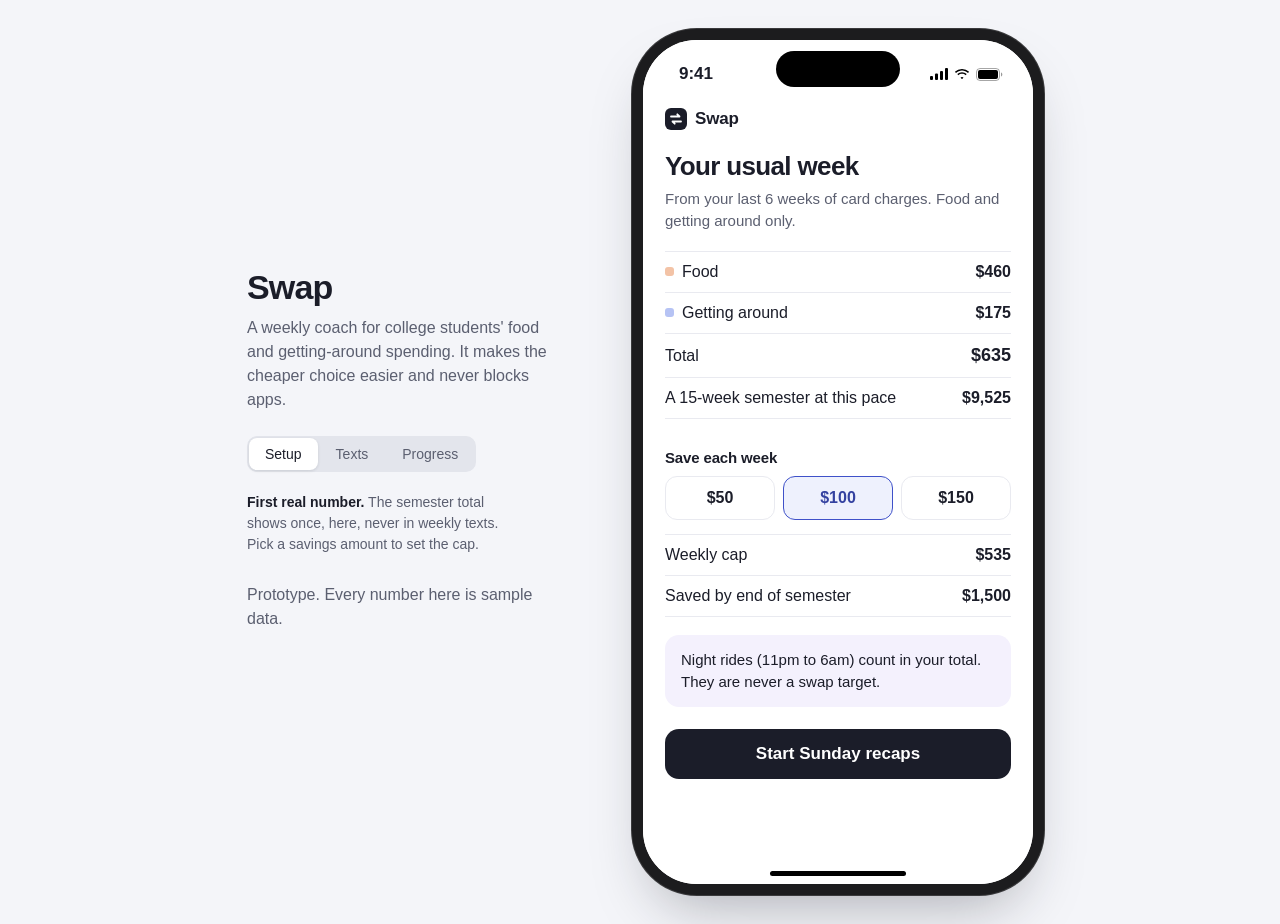
<file: prototype/index.html>
<!doctype html>
<html lang="en">
<head>
<meta charset="utf-8">
<meta name="viewport" content="width=device-width, initial-scale=1, viewport-fit=cover">
<title>Swap prototype</title>
<meta name="description" content="Clickable prototype of Swap: a weekly coach for college students' food and getting-around spending.">
<style>
:root {
  --ink: #1b1d29;
  --muted: #5b5f70;
  --line: #e9eaf0;
  --ground: #f4f5f9;
  --food: #f3c3a6;
  --food-soft: #fdf1ea;
  --food-ink: #8a4a26;
  --move: #b6c3f4;
  --move-soft: #eef1fd;
  --move-ink: #3442a0;
  --cap: #3f51c9;
  --night: #d9d3f5;
  --ios-blue: #007aff;
  --sms-green: #34c759;
  --bubble-gray: #e9e9eb;
  --ios-gray: #8e8e93;
  --kb: #d3d5db;
  --key: #ffffff;
  --key-dark: #abb0bc;
  --sys: -apple-system, BlinkMacSystemFont, "SF Pro Text", "Helvetica Neue", "Segoe UI", Roboto, Arial, sans-serif;
}
* { box-sizing: border-box; }
html, body { margin: 0; }
body {
  font-family: var(--sys);
  color: var(--ink);
  background: var(--ground);
  -webkit-font-smoothing: antialiased;
  min-height: 100vh;
}
::selection { background: var(--move); color: var(--ink); }
:focus-visible { outline: 2px solid var(--cap); outline-offset: 2px; border-radius: 6px; }
button { font: inherit; color: inherit; }

/* ---------- Desktop shell ---------- */
.shell {
  display: grid;
  grid-template-columns: minmax(260px, 340px) auto;
  gap: 56px;
  align-items: center;
  justify-content: center;
  min-height: 100vh;
  padding: 40px 24px;
}
.intro h1 { font-size: 34px; letter-spacing: -0.025em; margin: 0 0 10px; line-height: 1.1; }
.intro p { color: var(--muted); font-size: 16px; line-height: 1.5; margin: 0 0 24px; max-width: 34ch; }
.tabs {
  display: inline-grid; grid-template-columns: repeat(3, auto); gap: 2px;
  background: #e3e5ec; border-radius: 10px; padding: 2px;
}
.tabs button {
  border: 0; background: transparent; padding: 8px 16px; border-radius: 8px;
  font-size: 14px; font-weight: 500; color: var(--muted); cursor: pointer;
  transition: background .2s, color .2s, box-shadow .2s;
}
.tabs button:hover { color: var(--ink); }
.tabs button[aria-selected="true"] { background: #fff; color: var(--ink); box-shadow: 0 1px 3px rgba(27,29,41,.12); }
.note { margin-top: 20px; font-size: 14px; line-height: 1.5; color: var(--muted); max-width: 34ch; min-height: 6.5em; }
.note strong { color: var(--ink); font-weight: 600; }
.fine { margin-top: 28px; font-size: 12px; line-height: 1.5; color: var(--muted); max-width: 36ch; }

/* ---------- Phone ---------- */
.phone {
  width: 390px; height: 844px; border-radius: 54px; background: #fff;
  box-shadow: 0 0 0 11px #1c1c1e, 0 0 0 12px #3a3a3c, 0 30px 60px -12px rgba(27,29,41,.35);
  position: relative; overflow: hidden;
}
.screen { position: absolute; inset: 0; display: none; flex-direction: column; background: #fff; }
.screen.active { display: flex; }
.status {
  height: 54px; flex: none; display: flex; align-items: center; justify-content: space-between;
  padding: 14px 30px 0 36px; font-weight: 600; font-size: 17px; position: relative; z-index: 3;
}
.status svg { display: block; }
.status .icons { display: flex; gap: 6px; align-items: center; }
.island { position: absolute; top: 11px; left: 50%; transform: translateX(-50%); width: 124px; height: 36px; border-radius: 20px; background: #000; z-index: 4; }
.home-bar { position: absolute; bottom: 8px; left: 50%; transform: translateX(-50%); width: 136px; height: 5px; border-radius: 3px; background: #000; z-index: 5; }

/* ---------- Web pages (setup, progress) ---------- */
.page { flex: 1; overflow-y: auto; padding: 8px 22px 40px; scrollbar-width: none; }
.page::-webkit-scrollbar { display: none; }
.brand { display: flex; align-items: center; gap: 8px; font-weight: 700; font-size: 17px; letter-spacing: -0.01em; margin: 6px 0 22px; }
.brand svg { flex: none; }
.page h2 { font-size: 26px; letter-spacing: -0.025em; line-height: 1.15; margin: 0 0 6px; text-wrap: balance; }
.page h3 { font-size: 15px; margin: 30px 0 10px; letter-spacing: -0.01em; }
.sub { color: var(--muted); font-size: 15px; line-height: 1.45; margin: 0 0 20px; }
.rows { border-top: 1px solid var(--line); }
.row { display: flex; justify-content: space-between; align-items: baseline; padding: 11px 0; border-bottom: 1px solid var(--line); font-size: 16px; gap: 12px; }
.row .label { color: var(--ink); }
.row .label small { display: block; color: var(--muted); font-size: 13px; margin-top: 2px; }
.row .num { font-variant-numeric: tabular-nums; font-weight: 600; white-space: nowrap; }
.row .num small { font-weight: 400; color: var(--muted); }
.dot { display: inline-block; width: 9px; height: 9px; border-radius: 3px; margin-right: 8px; vertical-align: 1px; }
.dot.food { background: var(--food); } .dot.move { background: var(--move); } .dot.night { background: var(--night); }
.total-row .num { font-size: 18px; }

.choice { display: grid; grid-template-columns: repeat(3, 1fr); gap: 8px; margin: 4px 0 14px; }
.choice button {
  border: 1.5px solid var(--line); background: #fff; border-radius: 12px; padding: 12px 0;
  font-size: 16px; font-weight: 600; cursor: pointer; font-variant-numeric: tabular-nums;
  transition: border-color .2s, background .2s;
}
.choice button:hover { border-color: var(--move); }
.choice button[aria-pressed="true"] { border-color: var(--cap); background: var(--move-soft); color: var(--move-ink); }
.callout { background: var(--move-soft); border-radius: 14px; padding: 14px 16px; font-size: 15px; line-height: 1.45; margin-top: 18px; }
.callout.night { background: #f4f1fd; }
.cta {
  display: block; width: 100%; margin-top: 22px; border: 0; border-radius: 14px; padding: 15px;
  background: var(--ink); color: #fff; font-size: 17px; font-weight: 600; cursor: pointer;
  transition: transform .15s ease-out, background .2s;
}
.cta:hover { background: #2c2f40; }
.cta:active { transform: scale(.98); }

.chart { margin: 4px -4px 0; }
.chart svg { display: block; width: 100%; height: auto; overflow: visible; }
.legend { display: flex; flex-wrap: wrap; gap: 14px; font-size: 13px; color: var(--muted); margin-top: 8px; }
.legend span { display: inline-flex; align-items: center; }
.legend .ln { width: 16px; height: 0; border-top: 2px solid var(--cap); margin-right: 6px; }
.legend .ln.dash { border-top: 2px dashed #8a8fa3; }
.gap-bar { height: 8px; border-radius: 4px; background: var(--food-soft); margin-top: 6px; position: relative; overflow: hidden; }
.gap-bar i { position: absolute; inset: 0 auto 0 0; background: var(--food); border-radius: 4px; }
.caveat { color: var(--muted); font-size: 13px; line-height: 1.45; margin-top: 8px; }
.setting-row .num { font-weight: 500; color: var(--move-ink); }

/* ---------- Messages ---------- */
.nav {
  flex: none; padding: 2px 16px 8px; display: grid; grid-template-columns: 70px 1fr 70px; align-items: start;
  background: rgba(249,249,249,.94); backdrop-filter: saturate(180%) blur(20px); -webkit-backdrop-filter: saturate(180%) blur(20px);
  border-bottom: 0.5px solid rgba(60,60,67,.2); position: relative; z-index: 2;
}
.back { display: flex; align-items: center; gap: 2px; color: var(--ios-blue); font-size: 17px; padding-top: 10px; }
.back .badge { background: var(--ios-blue); color: #fff; font-size: 13px; font-weight: 600; border-radius: 10px; padding: 1px 7px; }
.contact { display: flex; flex-direction: column; align-items: center; gap: 4px; }
.avatar { width: 50px; height: 50px; border-radius: 50%; background: linear-gradient(180deg, #a6abb8, #868a96); color: #fff; display: grid; place-items: center; font-size: 22px; font-weight: 500; }
.contact .name { font-size: 11px; color: #000; display: flex; align-items: center; gap: 2px; }
.thread { flex: 1; overflow-y: auto; padding: 10px 0 12px; scrollbar-width: none; }
.thread::-webkit-scrollbar { display: none; }
.stamp { text-align: center; font-size: 11px; color: var(--ios-gray); margin: 14px 0 8px; }
.stamp b { font-weight: 600; }
.msg { display: flex; padding: 0 14px; margin: 2px 0; }
.msg.out { justify-content: flex-end; }
.msg.gap { margin-top: 8px; }
.bubble {
  max-width: 76%; padding: 7px 12px 8px; border-radius: 18px; font-size: 17px; line-height: 22px;
  white-space: pre-line; position: relative; word-wrap: break-word; letter-spacing: -0.01em;
}
.in .bubble { background: var(--bubble-gray); color: #000; }
.out .bubble { background: var(--sms-green); color: #fff; }
.tail.in .bubble::before, .tail.out .bubble::before {
  content: ""; position: absolute; bottom: 0; width: 20px; height: 20px;
}
.tail.in .bubble::before { left: -7px; background: var(--bubble-gray); border-bottom-right-radius: 16px 14px; }
.tail.in .bubble::after { content: ""; position: absolute; bottom: 0; left: -26px; width: 26px; height: 20px; background: #fff; border-bottom-right-radius: 10px; }
.tail.out .bubble::before { right: -7px; background: var(--sms-green); border-bottom-left-radius: 16px 14px; }
.tail.out .bubble::after { content: ""; position: absolute; bottom: 0; right: -26px; width: 26px; height: 20px; background: #fff; border-bottom-left-radius: 10px; }
.msg.enter .bubble { animation: pop .32s cubic-bezier(.16,1,.3,1); }
@keyframes pop { from { transform: translateY(8px) scale(.96); opacity: .4; } to { transform: none; opacity: 1; } }
.typing .bubble { display: flex; gap: 4px; padding: 12px 14px; }
.typing i { width: 8px; height: 8px; border-radius: 50%; background: #9a9aa0; animation: blink 1.2s infinite; }
.typing i:nth-child(2) { animation-delay: .2s; } .typing i:nth-child(3) { animation-delay: .4s; }
@keyframes blink { 0%, 60%, 100% { opacity: .35; } 30% { opacity: 1; } }

.composer { flex: none; display: flex; align-items: center; gap: 8px; padding: 6px 12px 8px; background: #fff; }
.plus { width: 34px; height: 34px; border-radius: 50%; background: #e9e9eb; display: grid; place-items: center; flex: none; }
.field {
  flex: 1; min-height: 36px; border: 1px solid #c6c6c8; border-radius: 18px; padding: 7px 12px; font-size: 17px;
  display: flex; align-items: center; justify-content: space-between; cursor: text; color: var(--ios-gray); background: #fff;
}
.field.has { color: #000; }
.field .caret { display: inline-block; width: 2px; height: 20px; background: var(--ios-blue); margin-left: 1px; vertical-align: -4px; animation: caret 1s steps(1) infinite; }
@keyframes caret { 50% { opacity: 0; } }
.send { width: 28px; height: 28px; border-radius: 50%; border: 0; background: var(--sms-green); display: none; place-items: center; cursor: pointer; margin-right: -6px; flex: none; }
.field.has .send { display: grid; }
.mic { flex: none; }
.field.has .mic { display: none; }

.keyboard { flex: none; background: var(--kb); padding: 0 3px 34px; display: none; }
.keyboard.open { display: block; }
.quicktype { display: grid; grid-template-columns: 1fr 1fr 1fr; height: 44px; align-items: center; }
.quicktype button { border: 0; background: transparent; font-size: 17px; height: 32px; cursor: pointer; position: relative; color: #000; border-radius: 6px; }
.quicktype button:hover { background: rgba(255,255,255,.5); }
.quicktype button + button::before { content: ""; position: absolute; left: 0; top: 6px; bottom: 6px; width: 1px; background: #b4b7bf; }
.keys { display: grid; gap: 11px; }
.krow { display: flex; justify-content: center; gap: 6px; }
.key {
  height: 42px; min-width: 0; flex: 0 0 calc((100% - 54px) / 10); border: 0; border-radius: 5px; background: var(--key);
  box-shadow: 0 1px 0 #898a8d; font-size: 22px; font-weight: 400; cursor: pointer; padding: 0; color: #000;
}
.key:active { background: #e6e7ea; }
.key.wide { flex: 0 0 42px; background: var(--key-dark); display: grid; place-items: center; }
.key.space { flex: 1 1 auto; font-size: 16px; }
.key.fn { flex: 0 0 88px; font-size: 16px; background: var(--key-dark); }
.key.ret { flex: 0 0 88px; font-size: 16px; background: var(--key-dark); }

/* ---------- Mobile: the page is the phone ---------- */
@media (max-width: 760px) {
  .shell { display: block; padding: 0; }
  .intro { position: sticky; top: 0; z-index: 10; background: rgba(244,245,249,.94); backdrop-filter: blur(16px); padding: 12px 16px 10px; display: flex; flex-direction: column; align-items: stretch; }
  .intro h1, .intro p, .note, .fine { display: none; }
  .tabs { display: grid; width: 100%; }
  .phone { width: 100%; height: calc(100svh - 60px); border-radius: 0; box-shadow: none; }
  .island, .home-bar, .status { display: none; }
  .nav { padding-top: 8px; }
  .keyboard { padding-bottom: 12px; }
}
@media (prefers-reduced-motion: reduce) {
  *, *::before, *::after { animation: none !important; transition: none !important; }
}
</style>
</head>
<body>
<div class="shell">
  <div class="intro">
    <h1>Swap</h1>
    <p>A weekly coach for college students' food and getting-around spending. It makes the cheaper choice easier and never blocks apps.</p>
    <div class="tabs" role="tablist" aria-label="Prototype screens">
      <button role="tab" aria-selected="true" data-tab="setup">Setup</button>
      <button role="tab" aria-selected="false" data-tab="texts">Texts</button>
      <button role="tab" aria-selected="false" data-tab="progress">Progress</button>
    </div>
    <div class="note" id="note"></div>
    <p class="fine">Prototype. Every number here is sample data.</p>
  </div>

  <div class="phone" id="phone">
    <div class="island" aria-hidden="true"></div>

    <!-- Setup -->
    <section class="screen active" id="setup" aria-label="Setup">
      <div class="status" data-status></div>
      <div class="page">
        <div class="brand" data-brand></div>
        <h2>Your usual week</h2>
        <p class="sub">From your last 6 weeks of card charges. Food and getting around only.</p>
        <div class="rows">
          <div class="row"><span class="label"><span class="dot food"></span>Food</span><span class="num">$460</span></div>
          <div class="row"><span class="label"><span class="dot move"></span>Getting around</span><span class="num">$175</span></div>
          <div class="row total-row"><span class="label">Total</span><span class="num">$635</span></div>
          <div class="row"><span class="label">A 15-week semester at this pace</span><span class="num">$9,525</span></div>
        </div>
        <h3>Save each week</h3>
        <div class="choice" role="group" aria-label="Weekly savings target">
          <button aria-pressed="false" data-save="50">$50</button>
          <button aria-pressed="true" data-save="100">$100</button>
          <button aria-pressed="false" data-save="150">$150</button>
        </div>
        <div class="rows">
          <div class="row"><span class="label">Weekly cap</span><span class="num" id="capOut">$535</span></div>
          <div class="row"><span class="label">Saved by end of semester</span><span class="num" id="semOut">$1,500</span></div>
        </div>
        <div class="callout night">Night rides (11pm to 6am) count in your total. They are never a swap target.</div>
        <button class="cta" id="start">Start Sunday recaps</button>
      </div>
      <div class="home-bar" aria-hidden="true"></div>
    </section>

    <!-- Texts -->
    <section class="screen" id="texts" aria-label="Texts">
      <div class="status" data-status></div>
      <div class="nav">
        <div class="back"><svg width="12" height="20" viewBox="0 0 12 20" aria-hidden="true"><path d="M10 2 2 10l8 8" fill="none" stroke="currentColor" stroke-width="2.6" stroke-linecap="round" stroke-linejoin="round"/></svg><span class="badge">3</span></div>
        <div class="contact"><div class="avatar">S</div><div class="name">Swap <svg width="6" height="10" viewBox="0 0 6 10" aria-hidden="true"><path d="m1 1 4 4-4 4" fill="none" stroke="#8e8e93" stroke-width="1.6" stroke-linecap="round"/></svg></div></div>
        <div></div>
      </div>
      <div class="thread" id="thread" aria-live="polite"></div>
      <div class="composer">
        <div class="plus" aria-hidden="true"><svg width="14" height="14" viewBox="0 0 14 14"><path d="M7 1v12M1 7h12" stroke="#8e8e93" stroke-width="2" stroke-linecap="round"/></svg></div>
        <div class="field" id="field" role="textbox" tabindex="0" aria-label="Reply">
          <span id="fieldText">Text Message • SMS</span>
          <svg class="mic" width="14" height="20" viewBox="0 0 14 20" aria-hidden="true"><rect x="4" y="1" width="6" height="11" rx="3" fill="none" stroke="#8e8e93" stroke-width="1.6"/><path d="M1 9a6 6 0 0 0 12 0M7 15v4" fill="none" stroke="#8e8e93" stroke-width="1.6" stroke-linecap="round"/></svg>
          <button class="send" id="send" aria-label="Send"><svg width="12" height="14" viewBox="0 0 12 14"><path d="M6 13V2M1.5 6.5 6 2l4.5 4.5" fill="none" stroke="#fff" stroke-width="2.2" stroke-linecap="round" stroke-linejoin="round"/></svg></button>
        </div>
      </div>
      <div class="keyboard" id="keyboard">
        <div class="quicktype" id="quicktype"></div>
        <div class="keys" id="keys"></div>
      </div>
      <div class="home-bar" aria-hidden="true"></div>
    </section>

    <!-- Progress -->
    <section class="screen" id="progress" aria-label="Progress">
      <div class="status" data-status></div>
      <div class="page">
        <div class="brand" data-brand></div>
        <h2>Week of Oct 26</h2>
        <p class="sub">Compared with your usual week, not anyone else's.</p>
        <div class="rows">
          <div class="row"><span class="label"><span class="dot food"></span>Food</span><span class="num">$366 <small>usual $460</small></span></div>
          <div class="row"><span class="label"><span class="dot move"></span>Getting around</span><span class="num">$148 <small>usual $175</small></span></div>
          <div class="row total-row"><span class="label">Total</span><span class="num">$514 <small>cap $525</small></span></div>
        </div>

        <h3>Last 8 weeks</h3>
        <div class="chart" id="chart"></div>
        <div class="legend">
          <span><span class="dot food"></span>Food</span>
          <span><span class="dot move"></span>Getting around</span>
          <span><span class="ln"></span>Cap</span>
          <span><span class="ln dash"></span>Usual $635</span>
        </div>

        <h3>Where it went</h3>
        <div class="rows" id="tags"></div>
        <p class="caveat">From your one-word replies. Night rides are listed but never a swap target.</p>

        <h3>Same order, delivered vs. picked up</h3>
        <div id="gaps"></div>
        <p class="caveat">Your past orders, median ticket. Delivered orders may include more food.</p>

        <h3>Swaps</h3>
        <div class="rows">
          <div class="row"><span class="label">Subway Tue and Thu mornings<small>Kept 2 of 3 weeks</small></span><span class="num">$35 <small>/wk est.</small></span></div>
          <div class="row"><span class="label">Pickup instead of delivery<small>Used 3 times</small></span><span class="num">$16 <small>each est.</small></span></div>
          <div class="row"><span class="label">Friend's swipe for lunch<small>Used 2 times</small></span><span class="num">$18 <small>each est.</small></span></div>
        </div>

        <h3>Payback</h3>
        <div class="rows">
          <div class="row"><span class="label">Above cap, week of Oct 12</span><span class="num">$40</span></div>
          <div class="row"><span class="label">Payback<small>$10 a week, 2 of 4 weeks left</small></span><span class="num">$20 left</span></div>
          <div class="row"><span class="label">Weeks at or under cap</span><span class="num">6 of 7</span></div>
        </div>

        <h3>Settings</h3>
        <div class="rows">
          <div class="row setting-row"><span class="label">Save each week</span><span class="num">$100</span></div>
          <div class="row setting-row"><span class="label">Night window</span><span class="num">11pm to 6am</span></div>
          <div class="row setting-row"><span class="label">Charges kept</span><span class="num">Food, getting around</span></div>
          <div class="row setting-row"><span class="label">Recap</span><span class="num">Sundays, 6pm</span></div>
        </div>
      </div>
      <div class="home-bar" aria-hidden="true"></div>
    </section>
  </div>
</div>

<script>
const NOTES = {
  setup: "<strong>First real number.</strong> The semester total shows once, here, never in weekly texts. Pick a savings amount to set the cap.",
  texts: "<strong>Sunday recap and daily tags.</strong> Tap the text field, then tap a suggestion or type a word. Try <strong>night</strong> on a ride, or <strong>skip</strong>.",
  progress: "<strong>Private progress page.</strong> Own baseline only, a running count instead of a streak, and payback spread over 4 weeks."
};

// Status bar and brand mark, shared by every screen.
const STATUS = `<span>9:41</span><span class="icons" aria-hidden="true">
<svg width="18" height="12" viewBox="0 0 18 12"><rect x="0" y="8" width="3" height="4" rx="1" fill="#000"/><rect x="5" y="5.5" width="3" height="6.5" rx="1" fill="#000"/><rect x="10" y="3" width="3" height="9" rx="1" fill="#000"/><rect x="15" y="0" width="3" height="12" rx="1" fill="#000"/></svg>
<svg width="16" height="12" viewBox="0 0 16 12"><path d="M8 2.6c2.3 0 4.4.9 6 2.4l1.1-1.2A10.2 10.2 0 0 0 8 1 10.2 10.2 0 0 0 .9 3.8L2 5c1.6-1.5 3.7-2.4 6-2.4Zm0 3.2c1.4 0 2.6.5 3.6 1.4l1.1-1.2A7 7 0 0 0 8 4.2 7 7 0 0 0 3.3 6l1.1 1.2c1-.9 2.2-1.4 3.6-1.4Zm0 3.2c-.6 0-1.1.2-1.5.6L8 11.2l1.5-1.6c-.4-.4-.9-.6-1.5-.6Z" fill="#000"/></svg>
<svg width="27" height="13" viewBox="0 0 27 13"><rect x=".5" y=".5" width="23" height="12" rx="3.5" fill="none" stroke="#000" opacity=".35"/><rect x="2" y="2" width="20" height="9" rx="2" fill="#000"/><path d="M25 4.5v4c.8-.3 1.3-1.1 1.3-2s-.5-1.7-1.3-2Z" fill="#000" opacity=".4"/></svg></span>`;
const BRAND = `<svg width="22" height="22" viewBox="0 0 22 22" aria-hidden="true"><rect width="22" height="22" rx="6" fill="#1b1d29"/><path d="M6 8.5h8.5l-2.2-2.2M16 13.5H7.5l2.2 2.2" fill="none" stroke="#fff" stroke-width="1.8" stroke-linecap="round" stroke-linejoin="round"/></svg>Swap`;
document.querySelectorAll("[data-status]").forEach(el => el.innerHTML = STATUS);
document.querySelectorAll("[data-brand]").forEach(el => el.innerHTML = BRAND);

// ---------- Tabs ----------
const tabs = document.querySelectorAll(".tabs button");
function show(id) {
  tabs.forEach(t => t.setAttribute("aria-selected", String(t.dataset.tab === id)));
  document.querySelectorAll(".screen").forEach(s => s.classList.toggle("active", s.id === id));
  document.getElementById("note").innerHTML = NOTES[id];
  if (id === "texts") startThread();
}
tabs.forEach(t => t.addEventListener("click", () => show(t.dataset.tab)));
document.getElementById("note").innerHTML = NOTES.setup;

// ---------- Setup ----------
const USUAL = 635, WEEKS = 15;
const money = n => "$" + n.toLocaleString("en-US");
document.querySelectorAll("[data-save]").forEach(b => b.addEventListener("click", () => {
  document.querySelectorAll("[data-save]").forEach(x => x.setAttribute("aria-pressed", String(x === b)));
  const save = Number(b.dataset.save);
  document.getElementById("capOut").textContent = money(USUAL - save);
  document.getElementById("semOut").textContent = money(save * WEEKS);
}));
document.getElementById("start").addEventListener("click", () => show("texts"));

// ---------- Texts ----------
const thread = document.getElementById("thread");
const RECAP = "Week of Oct 26\nFood: $366 (usual $460)\nGetting around: $148 (usual $175)\nTotal: $514. Cap: $525.\nMost rides: weekday mornings (6)\nNext week: subway Tue and Thu mornings. About $35.\nReply 1 to keep, 2 for a different swap.";
const CHARGES = [
  { text: "Uber $18. Food or ride?\nTag: food, class, late, out, night, skip", tags: ["food", "class", "late", "out", "night", "skip"], quick: ["food", "class", "night"], merchant: "Uber" },
  { text: "DoorDash $34.\nTag: tired, late, friends, treat, skip", tags: ["tired", "late", "friends", "treat", "skip"], quick: ["tired", "friends", "skip"], merchant: "DoorDash" },
  { text: "Lyft $22.\nTag: class, late, out, night, errand, skip", tags: ["class", "late", "out", "night", "errand", "skip"], quick: ["class", "out", "night"], merchant: "Lyft" }
];
let stage = "recap", chargeIndex = 0, started = false, draft = "";

function stamp(html) { const d = document.createElement("div"); d.className = "stamp"; d.innerHTML = html; thread.appendChild(d); }
function bubble(text, side, opts = {}) {
  const last = thread.lastElementChild;
  if (last && last.classList.contains("msg") && last.classList.contains(side)) last.classList.remove("tail");
  const m = document.createElement("div");
  m.className = `msg ${side} tail` + (opts.enter ? " enter" : "") + (opts.gap ? " gap" : "");
  const b = document.createElement("div"); b.className = "bubble"; b.textContent = text;
  m.appendChild(b); thread.appendChild(m); thread.scrollTop = thread.scrollHeight;
}
function typing(then) {
  const t = document.createElement("div"); t.className = "msg in typing gap";
  t.innerHTML = '<div class="bubble"><i></i><i></i><i></i></div>';
  thread.appendChild(t); thread.scrollTop = thread.scrollHeight;
  setTimeout(() => { t.remove(); then(); }, 700);
}
function startThread() {
  if (started) return; started = true;
  stamp("<b>Sunday</b> 6:00 PM");
  bubble(RECAP, "in");
  setQuick(["1", "2", "Thanks"]);
}
function nextCharge() {
  if (chargeIndex >= CHARGES.length) { stage = "done"; setQuick(["Thanks", "OK", "Got it"]); return; }
  bubble(CHARGES[chargeIndex].text, "in", { enter: true, gap: chargeIndex > 0 });
  setQuick(CHARGES[chargeIndex].quick);
}
function reply(raw) {
  const word = raw.trim().toLowerCase();
  if (!word) return;
  bubble(raw.trim(), "out", { enter: true, gap: true });
  setDraft("");
  if (stage === "recap") {
    if (word === "1") {
      typing(() => {
        bubble("Kept. Subway Tue and Thu mornings.", "in", { enter: true, gap: true });
        setTimeout(() => {
          stamp("<b>Monday</b> 12:00 PM");
          bubble("Yesterday: 3 charges", "in", { enter: true });
          stage = "tags"; chargeIndex = 0; nextCharge();
        }, 900);
      });
    } else if (word === "2") {
      typing(() => bubble("Other swap: pickup instead of delivery on weeknights. About $30.\nReply 1 to keep.", "in", { enter: true, gap: true }));
      setQuick(["1", "Thanks", "OK"]);
    } else {
      typing(() => bubble("Reply 1 to keep, 2 for a different swap.", "in", { enter: true, gap: true }));
    }
    return;
  }
  if (stage === "tags") {
    const c = CHARGES[chargeIndex];
    if (word === "skip") { chargeIndex++; setTimeout(nextCharge, 500); return; } // skip gets no reply
    if (!c.tags.includes(word)) {
      typing(() => bubble("Tag: " + c.tags.join(", "), "in", { enter: true, gap: true }));
      return;
    }
    let ack = "Saved.";
    if (word === "night") ack = "Saved as night ride.";
    else if (c.merchant === "Uber" && word === "food") ack = "Saved as food.";
    chargeIndex++;
    typing(() => { bubble(ack, "in", { enter: true, gap: true }); setTimeout(nextCharge, 600); });
    return;
  }
}

// Composer, keyboard and QuickType
const field = document.getElementById("field"), fieldText = document.getElementById("fieldText");
const keyboard = document.getElementById("keyboard"), quick = document.getElementById("quicktype");
function setDraft(v) {
  draft = v;
  field.classList.toggle("has", draft.length > 0);
  fieldText.innerHTML = draft.length ? escapeHtml(draft) + '<span class="caret"></span>' : (keyboard.classList.contains("open") ? '<span class="caret"></span>' : "Text Message • SMS");
}
function escapeHtml(s) { return s.replace(/[&<>"]/g, c => ({ "&": "&amp;", "<": "&lt;", ">": "&gt;", '"': "&quot;" }[c])); }
function setQuick(words) {
  quick.innerHTML = "";
  words.slice(0, 3).forEach(w => {
    const b = document.createElement("button"); b.textContent = w;
    b.addEventListener("click", () => reply(w));
    quick.appendChild(b);
  });
}
function openKeyboard() { keyboard.classList.add("open"); setDraft(draft); thread.scrollTop = thread.scrollHeight; }
field.addEventListener("click", e => { if (!e.target.closest("#send")) openKeyboard(); });
field.addEventListener("keydown", e => {
  if (e.key === "Enter") { e.preventDefault(); reply(draft); }
  else if (e.key === "Backspace") setDraft(draft.slice(0, -1));
  else if (e.key.length === 1) { openKeyboard(); setDraft(draft + e.key); }
});
document.getElementById("send").addEventListener("click", e => { e.stopPropagation(); reply(draft); });

const ROWS = ["qwertyuiop", "asdfghjkl", "zxcvbnm"];
const keys = document.getElementById("keys");
ROWS.forEach((row, i) => {
  const r = document.createElement("div"); r.className = "krow";
  if (i === 2) r.appendChild(fnKey('<svg width="18" height="16" viewBox="0 0 18 16"><path d="M9 1 1.5 8.5H5.5V15h7V8.5h4Z" fill="none" stroke="#000" stroke-width="1.5" stroke-linejoin="round"/></svg>', "Shift", () => {}));
  [...row].forEach(ch => {
    const k = document.createElement("button"); k.className = "key"; k.textContent = ch;
    k.addEventListener("click", () => setDraft(draft + ch)); r.appendChild(k);
  });
  if (i === 2) r.appendChild(fnKey('<svg width="22" height="16" viewBox="0 0 22 16"><path d="M7 1h13a1 1 0 0 1 1 1v12a1 1 0 0 1-1 1H7L1 8Z" fill="none" stroke="#000" stroke-width="1.5" stroke-linejoin="round"/><path d="m10 5 6 6m0-6-6 6" stroke="#000" stroke-width="1.5" stroke-linecap="round"/></svg>', "Delete", () => setDraft(draft.slice(0, -1))));
  keys.appendChild(r);
});
const bottom = document.createElement("div"); bottom.className = "krow";
const nums = document.createElement("button"); nums.className = "key fn"; nums.textContent = "123"; nums.addEventListener("click", () => setDraft(draft + (draft.endsWith("1") ? "" : "1")));
const space = document.createElement("button"); space.className = "key space"; space.textContent = "space"; space.addEventListener("click", () => setDraft(draft + " "));
const ret = document.createElement("button"); ret.className = "key ret"; ret.textContent = "return"; ret.addEventListener("click", () => reply(draft));
bottom.append(nums, space, ret); keys.appendChild(bottom);
function fnKey(svg, label, fn) { const k = document.createElement("button"); k.className = "key wide"; k.innerHTML = svg; k.setAttribute("aria-label", label); k.addEventListener("click", fn); return k; }

// ---------- Progress: chart, tags, price gaps ----------
const WEEKS_DATA = [
  { wk: "9/7", food: 470, move: 210, cap: null },
  { wk: "9/14", food: 400, move: 138, cap: 535 },
  { wk: "9/21", food: 392, move: 140, cap: 535 },
  { wk: "9/28", food: 415, move: 120, cap: 535 },
  { wk: "10/5", food: 380, move: 150, cap: 535 },
  { wk: "10/12", food: 430, move: 152, cap: 535 },
  { wk: "10/19", food: 360, move: 150, cap: 525 },
  { wk: "10/26", food: 366, move: 148, cap: 525 }
];
(function chart() {
  const W = 346, H = 168, top = 10, bottomPad = 22, left = 4, max = 720;
  const bw = 26, step = (W - left * 2) / WEEKS_DATA.length;
  const y = v => top + (H - top - bottomPad) * (1 - v / max);
  let s = `<svg viewBox="0 0 ${W} ${H}" role="img" aria-label="Weekly food and getting-around spending for 8 weeks, against cap and usual">`;
  WEEKS_DATA.forEach((d, i) => {
    const x = left + i * step + (step - bw) / 2, total = d.food + d.move;
    // One rounded shape per week, split into food (bottom) and getting around (top).
    s += `<clipPath id="bar${i}"><rect x="${x}" y="${y(total)}" width="${bw}" height="${y(0) - y(total)}" rx="5"/></clipPath>`;
    s += `<g clip-path="url(#bar${i})"><rect x="${x}" y="${y(total)}" width="${bw}" height="${y(d.food) - y(total)}" fill="var(--move)"/>`;
    s += `<rect x="${x}" y="${y(d.food)}" width="${bw}" height="${y(0) - y(d.food)}" fill="var(--food)"/></g>`;
    s += `<text x="${x + bw / 2}" y="${H - 6}" text-anchor="middle" font-size="11" fill="#5b5f70" font-family="var(--sys)">${d.wk}</text>`;
  });
  s += `<line x1="0" x2="${W}" y1="${y(635)}" y2="${y(635)}" stroke="#8a8fa3" stroke-width="1.5" stroke-dasharray="4 4"/>`;
  let path = "";
  WEEKS_DATA.forEach((d, i) => {
    if (!d.cap) return;
    const x0 = left + i * step + 2, x1 = left + (i + 1) * step - 2;
    path += `M${x0} ${y(d.cap)}H${x1}`;
  });
  s += `<path d="${path}" stroke="var(--cap)" stroke-width="2" stroke-linecap="round"/>`;
  s += `</svg>`;
  document.getElementById("chart").innerHTML = s;
})();

const TAGS = [
  ["food", "Friends", 142], ["food", "Tired", 96], ["food", "Planned", 90], ["food", "Treat", 38],
  ["move", "Class", 52], ["move", "Late", 31], ["night", "Night (protected)", 31], ["move", "Out", 20], ["move", "Subway", 14]
];
document.getElementById("tags").innerHTML = TAGS.map(([k, label, n]) =>
  `<div class="row"><span class="label"><span class="dot ${k}"></span>${label}</span><span class="num">$${n}</span></div>`).join("");

const GAPS = [["Shake Shack", 15, 26], ["Domino's", 13, 24], ["Thai place", 17, 29]];
document.getElementById("gaps").innerHTML = '<div class="rows">' + GAPS.map(([name, pick, del]) =>
  `<div class="row" style="display:block"><div style="display:flex;justify-content:space-between;align-items:baseline;gap:12px"><span class="label">${name}</span><span class="num">$${pick} <small>picked up</small> · $${del} <small>delivered</small></span></div>
   <div class="gap-bar" aria-hidden="true"><i style="width:${Math.round(pick / del * 100)}%"></i></div></div>`).join("") + "</div>";
</script>
</body>
</html>
</file>
